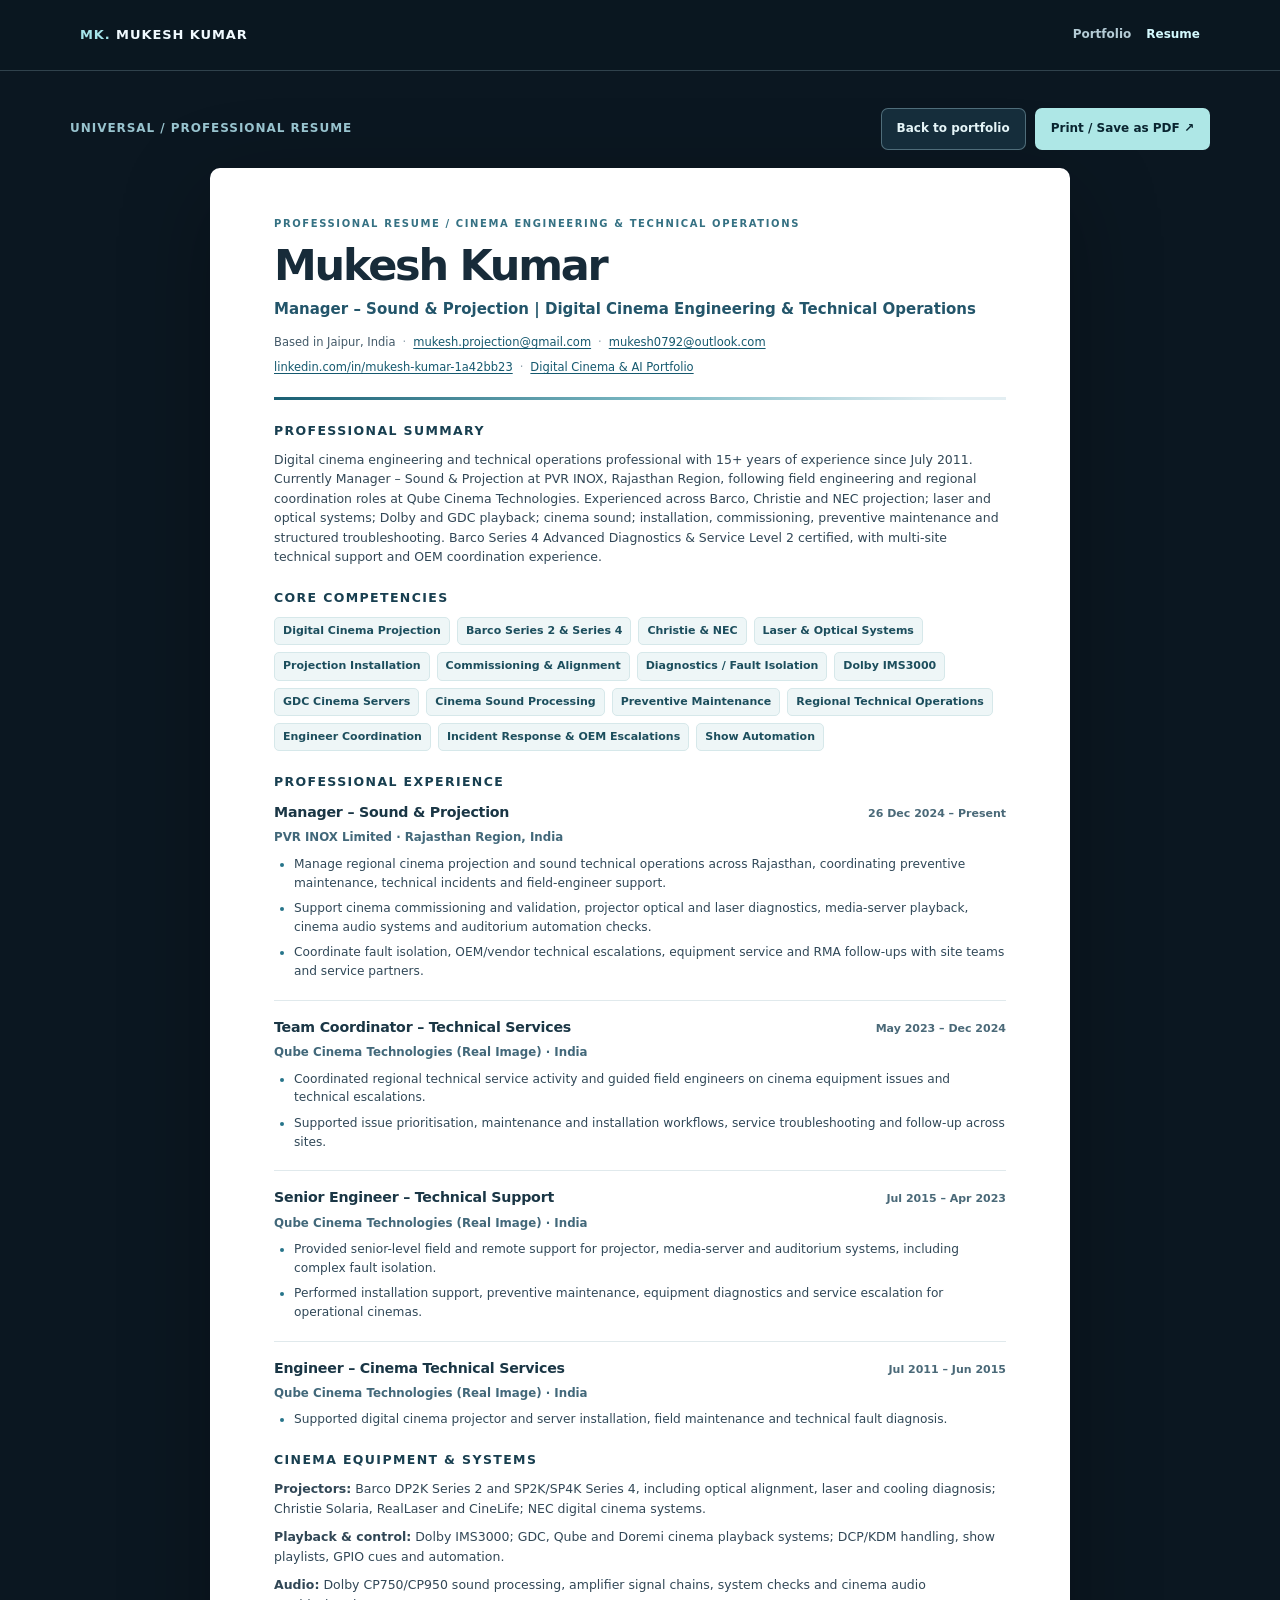
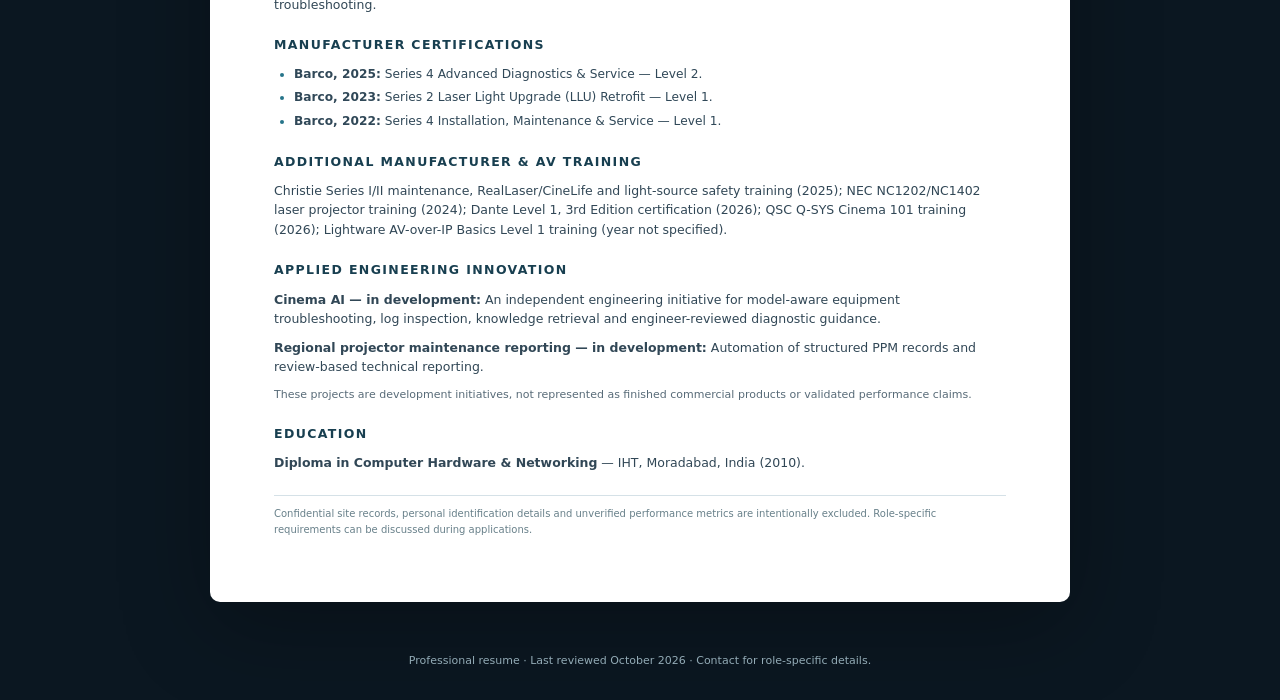
<file: resume-india.html>
<!doctype html>
<html lang="en">
<head>
  <meta charset="utf-8">
  <meta name="viewport" content="width=device-width,initial-scale=1">
  <meta http-equiv="refresh" content="0;url=./resume.html">
  <meta name="robots" content="noindex,follow">
  <meta name="referrer" content="strict-origin-when-cross-origin">
  <meta http-equiv="Content-Security-Policy" content="default-src 'none'; style-src 'self'; base-uri 'self'">
  <link rel="canonical" href="https://mukesh0792.github.io/-mukesh-av/resume.html">
  <title>Professional Resume | Mukesh Kumar</title>
</head>
<body>
  <main>
    <h1>Professional Resume</h1>
    <p>This resume has moved to a single universal version for domestic and international applications.</p>
    <p><a href="./resume.html">View Mukesh Kumar's Professional Resume</a></p>
  </main>
</body>
</html>
</file>
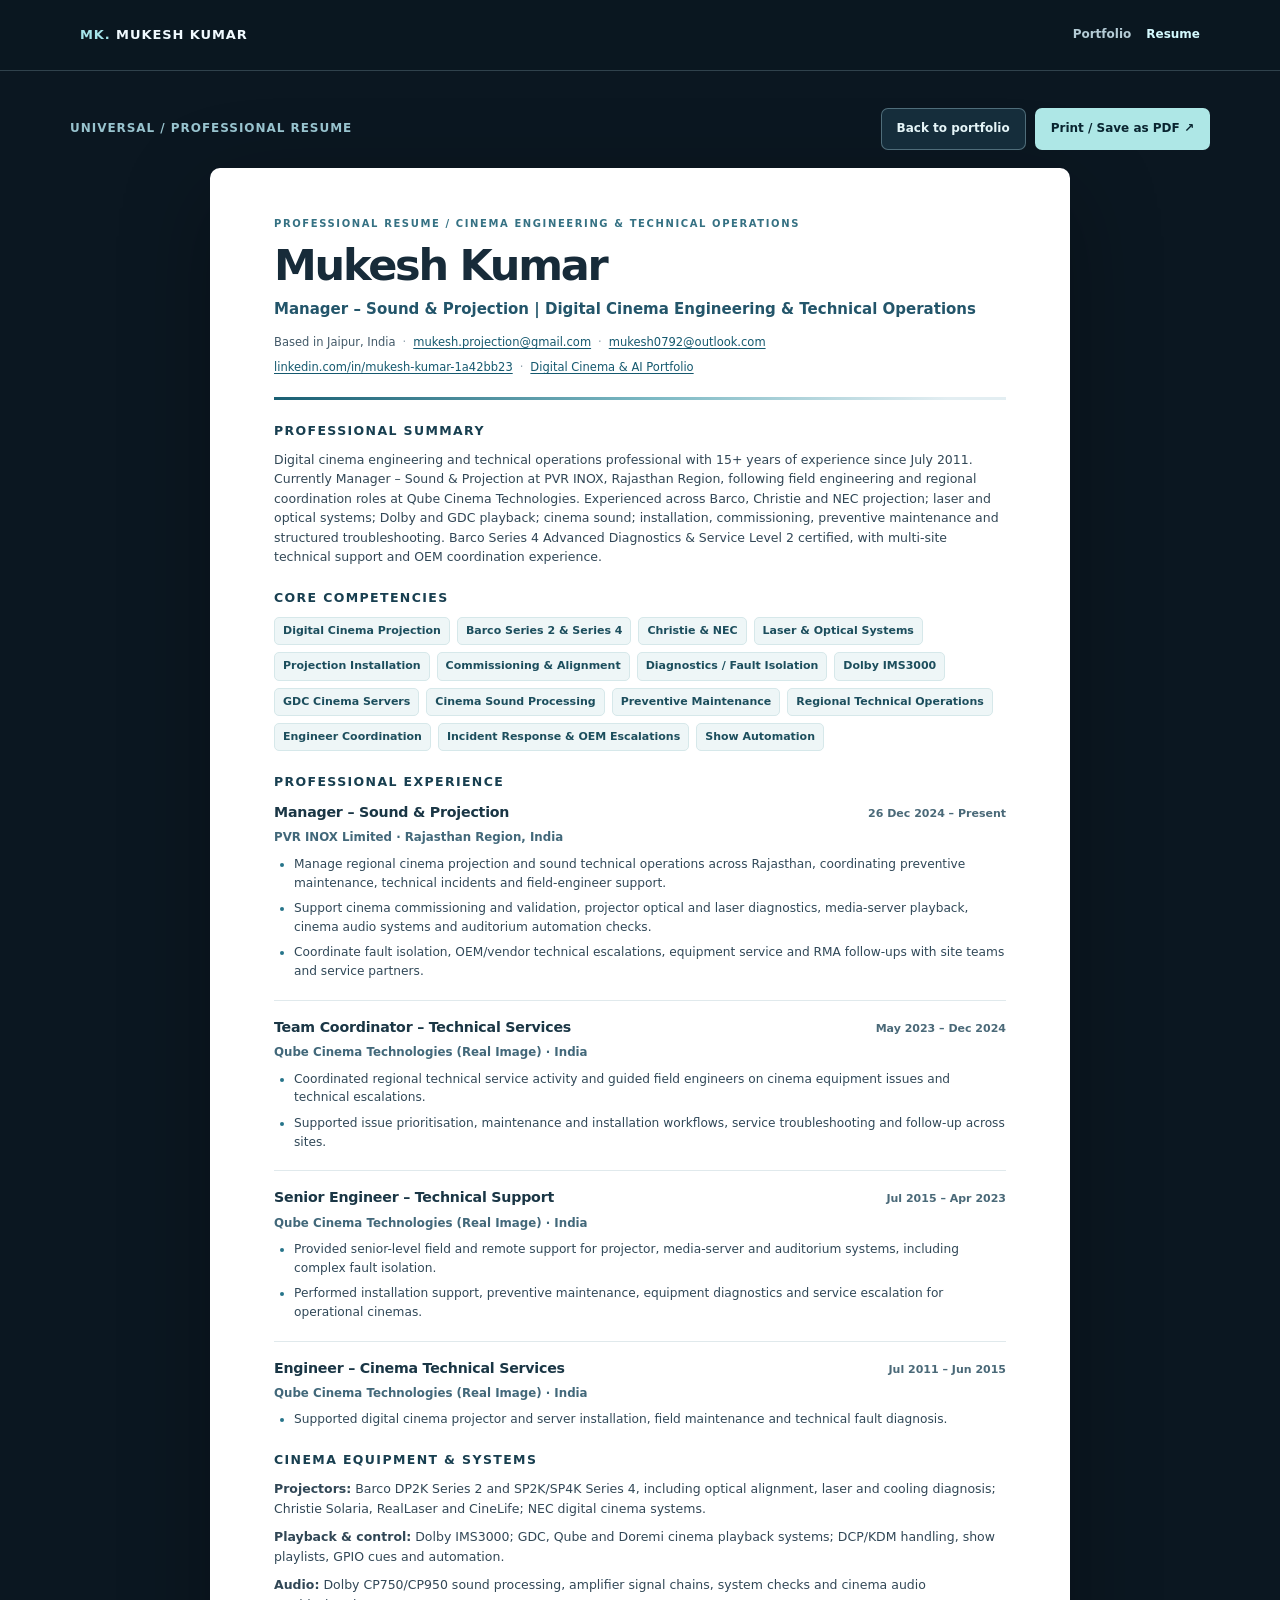
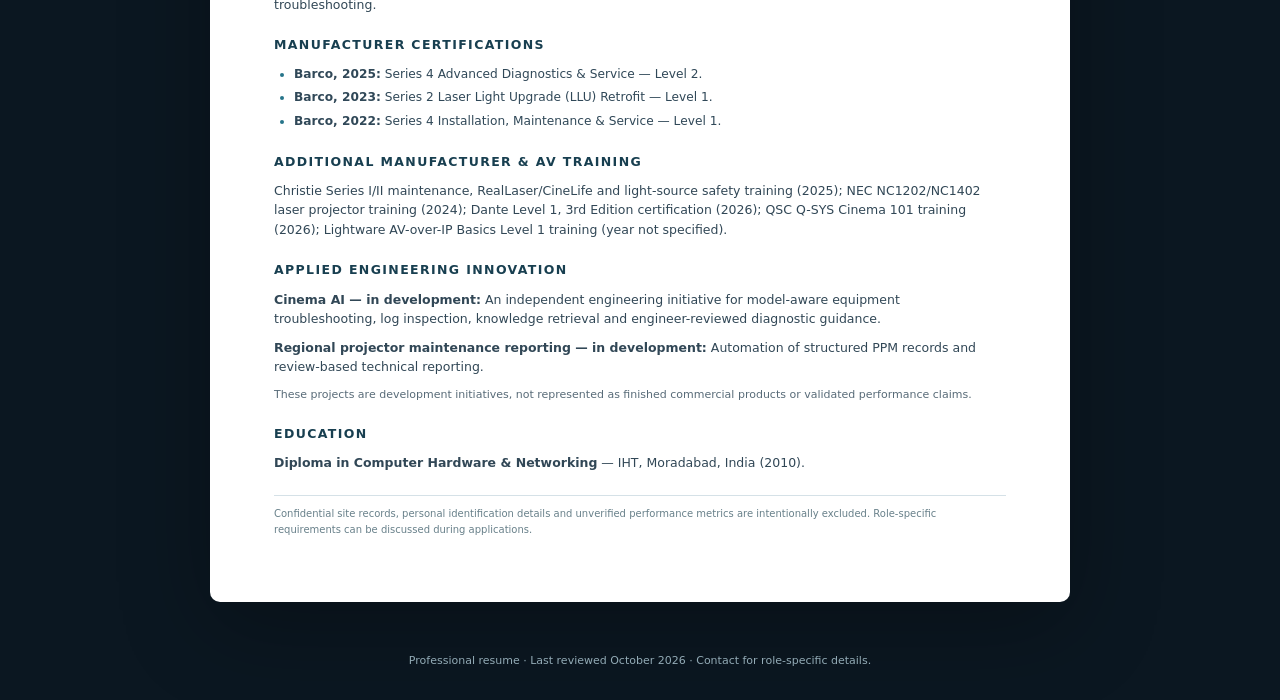
<file: resume.html>
<!doctype html>
<html lang="en">
<head>
 <meta charset="utf-8">
 <meta name="viewport" content="width=device-width,initial-scale=1">
 <meta http-equiv="Content-Security-Policy" content="default-src 'none'; style-src 'self'; script-src 'self'; img-src 'self' data:; font-src 'self'; connect-src 'none'; object-src 'none'; base-uri 'self'; form-action 'none'">
 <meta name="referrer" content="strict-origin-when-cross-origin">
 <meta name="theme-color" content="#0c1a26">
 <meta name="color-scheme" content="light dark">
 <meta name="description" content="Universal professional resume for Mukesh Kumar — Digital Cinema Engineering, Sound and Projection Management, regional operations and Barco Level 2 service.">
 <link rel="canonical" href="https://mukesh0792.github.io/-mukesh-av/resume.html">
 <link rel="icon" href="./favicon.svg" type="image/svg+xml">
 <link rel="stylesheet" href="./resume-v10.css?v=1">
 <script defer src="./resume-actions.js?v=1"></script>
 <title>Mukesh Kumar | Professional Resume — Digital Cinema Engineering &amp; Technical Operations</title>
</head>
<body>
<a class="skip" href="#resume-content">Skip to resume</a>
<header class="resume-sitebar"><div class="resume-sitebar-inner">
 <a class="resume-brand" href="./"><strong>MK.</strong> MUKESH KUMAR</a>
 <nav class="resume-site-nav" aria-label="Resume navigation">
  <a href="./">Portfolio</a><a href="./resume.html" aria-current="page">Resume</a>
 </nav>
</div></header>
<main class="resume-shell" id="resume-content">
 <div class="resume-toolbar">
  <p>UNIVERSAL / PROFESSIONAL RESUME</p>
  <div class="resume-toolbar-actions">
   <a class="resume-btn" href="./">Back to portfolio</a>
   <button class="resume-btn resume-btn-primary" type="button" data-print-resume>Print / Save as PDF ↗</button>
  </div>
 </div>
 <article class="resume-paper" aria-labelledby="resume-person">
  <header>
   <p class="resume-flag">Professional Resume / Cinema Engineering &amp; Technical Operations</p>
   <h1 class="resume-person" id="resume-person">Mukesh Kumar</h1>
   <p class="resume-role">Manager – Sound &amp; Projection | Digital Cinema Engineering &amp; Technical Operations</p>
   <p class="resume-contactline">Based in Jaipur, India<span class="sep">·</span><a href="mailto:mukesh.projection@gmail.com">mukesh.projection@gmail.com</a><span class="sep">·</span><a href="mailto:mukesh0792@outlook.com">mukesh0792@outlook.com</a></p>
   <p class="resume-contactline"><a href="https://www.linkedin.com/in/mukesh-kumar-1a42bb23">linkedin.com/in/mukesh-kumar-1a42bb23</a><span class="sep">·</span><a href="https://mukesh0792.github.io/-mukesh-av/">Digital Cinema &amp; AI Portfolio</a></p>
   <div class="resume-rule" aria-hidden="true"></div>
  </header>
  <section class="cv-section" aria-labelledby="int-summary">
   <h2 id="int-summary">Professional Summary</h2>
   <p>Digital cinema engineering and technical operations professional with 15+ years of experience since July 2011. Currently Manager – Sound &amp; Projection at PVR INOX, Rajasthan Region, following field engineering and regional coordination roles at Qube Cinema Technologies. Experienced across Barco, Christie and NEC projection; laser and optical systems; Dolby and GDC playback; cinema sound; installation, commissioning, preventive maintenance and structured troubleshooting. Barco Series 4 Advanced Diagnostics &amp; Service Level 2 certified, with multi-site technical support and OEM coordination experience.</p>
  </section>
  <section class="cv-section" aria-labelledby="int-skills">
   <h2 id="int-skills">Core Competencies</h2>
   <div class="cv-tags">
    <span>Digital Cinema Projection</span><span>Barco Series 2 &amp; Series 4</span><span>Christie &amp; NEC</span><span>Laser &amp; Optical Systems</span><span>Projection Installation</span><span>Commissioning &amp; Alignment</span><span>Diagnostics / Fault Isolation</span><span>Dolby IMS3000</span><span>GDC Cinema Servers</span><span>Cinema Sound Processing</span><span>Preventive Maintenance</span><span>Regional Technical Operations</span><span>Engineer Coordination</span><span>Incident Response &amp; OEM Escalations</span><span>Show Automation</span>
   </div>
  </section>
  <section class="cv-section" aria-labelledby="int-exp">
   <h2 id="int-exp">Professional Experience</h2>
   <div class="cv-job">
    <div class="cv-job-head"><h3>Manager – Sound &amp; Projection</h3><span class="cv-dates">26 Dec 2024 – Present</span></div>
    <p class="cv-employer">PVR INOX Limited · Rajasthan Region, India</p>
    <ul>
     <li>Manage regional cinema projection and sound technical operations across Rajasthan, coordinating preventive maintenance, technical incidents and field-engineer support.</li>
     <li>Support cinema commissioning and validation, projector optical and laser diagnostics, media-server playback, cinema audio systems and auditorium automation checks.</li>
     <li>Coordinate fault isolation, OEM/vendor technical escalations, equipment service and RMA follow-ups with site teams and service partners.</li>
    </ul>
   </div>
   <div class="cv-job">
    <div class="cv-job-head"><h3>Team Coordinator – Technical Services</h3><span class="cv-dates">May 2023 – Dec 2024</span></div>
    <p class="cv-employer">Qube Cinema Technologies (Real Image) · India</p>
    <ul>
     <li>Coordinated regional technical service activity and guided field engineers on cinema equipment issues and technical escalations.</li>
     <li>Supported issue prioritisation, maintenance and installation workflows, service troubleshooting and follow-up across sites.</li>
    </ul>
   </div>
   <div class="cv-job">
    <div class="cv-job-head"><h3>Senior Engineer – Technical Support</h3><span class="cv-dates">Jul 2015 – Apr 2023</span></div>
    <p class="cv-employer">Qube Cinema Technologies (Real Image) · India</p>
    <ul>
     <li>Provided senior-level field and remote support for projector, media-server and auditorium systems, including complex fault isolation.</li>
     <li>Performed installation support, preventive maintenance, equipment diagnostics and service escalation for operational cinemas.</li>
    </ul>
   </div>
   <div class="cv-job">
    <div class="cv-job-head"><h3>Engineer – Cinema Technical Services</h3><span class="cv-dates">Jul 2011 – Jun 2015</span></div>
    <p class="cv-employer">Qube Cinema Technologies (Real Image) · India</p>
    <ul><li>Supported digital cinema projector and server installation, field maintenance and technical fault diagnosis.</li></ul>
   </div>
  </section>
  <section class="cv-section" aria-labelledby="int-platforms">
   <h2 id="int-platforms">Cinema Equipment &amp; Systems</h2>
   <p><strong>Projectors:</strong> Barco DP2K Series 2 and SP2K/SP4K Series 4, including optical alignment, laser and cooling diagnosis; Christie Solaria, RealLaser and CineLife; NEC digital cinema systems.</p>
   <p><strong>Playback &amp; control:</strong> Dolby IMS3000; GDC, Qube and Doremi cinema playback systems; DCP/KDM handling, show playlists, GPIO cues and automation.</p>
   <p><strong>Audio:</strong> Dolby CP750/CP950 sound processing, amplifier signal chains, system checks and cinema audio troubleshooting.</p>
  </section>
  <section class="cv-section" aria-labelledby="int-certs">
   <h2 id="int-certs">Manufacturer Certifications</h2>
   <ul class="cv-cert-list">
    <li><strong>Barco, 2025:</strong> Series 4 Advanced Diagnostics &amp; Service — Level 2.</li>
    <li><strong>Barco, 2023:</strong> Series 2 Laser Light Upgrade (LLU) Retrofit — Level 1.</li>
    <li><strong>Barco, 2022:</strong> Series 4 Installation, Maintenance &amp; Service — Level 1.</li>
   </ul>
  </section>
  <section class="cv-section" aria-labelledby="int-training">
   <h2 id="int-training">Additional Manufacturer &amp; AV Training</h2>
   <p>Christie Series I/II maintenance, RealLaser/CineLife and light-source safety training (2025); NEC NC1202/NC1402 laser projector training (2024); Dante Level 1, 3rd Edition certification (2026); QSC Q-SYS Cinema 101 training (2026); Lightware AV-over-IP Basics Level 1 training (year not specified).</p>
  </section>
  <section class="cv-section" aria-labelledby="int-projects">
   <h2 id="int-projects">Applied Engineering Innovation</h2>
   <p><strong>Cinema AI — in development:</strong> An independent engineering initiative for model-aware equipment troubleshooting, log inspection, knowledge retrieval and engineer-reviewed diagnostic guidance.</p>
   <p><strong>Regional projector maintenance reporting — in development:</strong> Automation of structured PPM records and review-based technical reporting.</p>
   <p class="cv-small">These projects are development initiatives, not represented as finished commercial products or validated performance claims.</p>
  </section>
  <section class="cv-section" aria-labelledby="int-education">
   <h2 id="int-education">Education</h2>
   <p class="cv-education"><strong>Diploma in Computer Hardware &amp; Networking</strong> — IHT, Moradabad, India (2010).</p>
  </section>
  <p class="cv-footnote">Confidential site records, personal identification details and unverified performance metrics are intentionally excluded. Role-specific requirements can be discussed during applications.</p>
 </article>
</main>
<footer class="resume-footer">Professional resume · Last reviewed October 2026 · Contact for role-specific details.</footer>
</body></html>
</file>
<file: resume-v10.css>
/* V10 standalone resumes — modern screen presentation, single-column ATS-friendly print.
   No external fonts, trackers, icon libraries or embedded portraits. */
:root{--navy:#0c1a26;--navy2:#142839;--cyan:#9bd5dd;--ink:#172b39;--muted:#4d6271;--line:#d5e1e7;--paper:#fff;--soft:#f4f8fa;--accent:#146275}
*{box-sizing:border-box}
html{scroll-behavior:smooth}
body{margin:0;background:#0b1721;color:#e8f2f5;font:15px/1.65 system-ui,-apple-system,"Segoe UI",Arial,sans-serif;-webkit-font-smoothing:antialiased}
a{color:inherit}
button{font:inherit}
:focus-visible{outline:3px solid #88d7e2;outline-offset:4px}
.skip{position:absolute;left:10px;top:-70px;background:#d2f9f4;color:#08212a;padding:10px 13px;z-index:100}
.skip:focus{top:9px}
.resume-sitebar{background:rgba(11,23,33,.97);border-bottom:1px solid rgba(171,206,220,.23)}
.resume-sitebar-inner{width:min(calc(100% - 36px),1120px);margin:auto;min-height:70px;display:flex;align-items:center;justify-content:space-between;gap:15px}
.resume-brand{font-size:13px;text-decoration:none;font-weight:840;letter-spacing:.07em;color:#f1faff}
.resume-brand strong{color:#a6e5ea}
.resume-site-nav{display:flex;align-items:center;flex-wrap:wrap;gap:15px}
.resume-site-nav a{font-size:12px;text-decoration:none;color:#b4cbd5;font-weight:670}
.resume-site-nav a[aria-current="page"]{color:#d5fbff}
.resume-site-nav a:hover{color:#d5fbff}
.resume-shell{width:min(calc(100% - 32px),1140px);margin:37px auto 50px}
.resume-toolbar{display:flex;align-items:center;justify-content:space-between;flex-wrap:wrap;gap:12px;margin-bottom:18px}
.resume-toolbar p{margin:0;font-size:12px;letter-spacing:.08em;font-weight:750;color:#98c3ce}
.resume-toolbar-actions{display:flex;gap:9px;flex-wrap:wrap;align-items:center}
.resume-btn{display:inline-flex;align-items:center;justify-content:center;gap:8px;min-height:42px;padding:9px 15px;border-radius:7px;border:1px solid rgba(175,212,223,.38);background:#152d3b;color:#e5f5f8;font-size:12px;font-weight:780;text-decoration:none;cursor:pointer}
.resume-btn:hover{background:#204052}
.resume-btn-primary{background:#aee7e6;color:#092530;border-color:transparent}
.resume-btn-primary:hover{background:#d5f8f4}
.resume-paper{width:min(100%,860px);margin:auto;background:var(--paper);color:var(--ink);border-radius:10px;box-shadow:0 24px 90px rgba(0,0,0,.29);padding:48px clamp(25px,5vw,66px) 53px}
.resume-paper a{color:#15596f;text-decoration:underline;text-underline-offset:2px}
.resume-flag{font-size:10px;letter-spacing:.16em;color:#357183;font-weight:850;text-transform:uppercase;margin:0 0 9px}
.resume-person{font-size:clamp(29px,4vw,43px);letter-spacing:-.052em;line-height:1.08;font-weight:830;margin:0}
.resume-role{font-size:15px;color:#23556a;font-weight:750;margin:11px 0 13px;line-height:1.4}
.resume-contactline{font-size:11.5px;color:#425968;margin:0 0 7px;line-height:1.6;overflow-wrap:anywhere}
.resume-contactline span.sep{padding-inline:7px;color:#90a1ac}
.resume-note{font-size:10px;color:#5e7080;margin:8px 0 0}
.resume-rule{height:3px;background:linear-gradient(90deg,#195f73,#7cb9c4 52%,#e3eef2 92%);margin:20px 0 22px}
.cv-section{margin-top:23px}
.cv-section h2{margin:0 0 11px;color:#183f50;font-size:12.5px;letter-spacing:.11em;font-weight:850;text-transform:uppercase;line-height:1.3}
.cv-section p{margin:0 0 9px;color:#314756;font-size:12.5px;line-height:1.56}
.cv-section ul{margin:8px 0 0;padding-left:20px}
.cv-section li{font-size:12.2px;line-height:1.53;margin:0 0 7px;color:#304858}
.cv-section li::marker{color:#26748a}
.cv-tags{display:flex;gap:7px;flex-wrap:wrap}
.cv-tags span{background:#eef6f7;border:1px solid #d6e8ea;border-radius:5px;color:#1c4e5d;padding:4px 8px;font-size:11px;font-weight:660}
.cv-job{padding:0 0 12px;margin:0 0 15px;border-bottom:1px solid #e0e9ec;break-inside:avoid;page-break-inside:avoid}
.cv-job:last-child{border-bottom:0;padding-bottom:0;margin-bottom:0}
.cv-job-head{display:flex;justify-content:space-between;gap:15px;align-items:baseline}
.cv-job h3{font-size:14.2px;letter-spacing:-.015em;color:#1a3645;margin:0}
.cv-dates{font-size:11px;white-space:nowrap;color:#4a6978;font-weight:790}
.cv-employer{font-weight:730;font-size:11.8px!important;color:#42687a!important;margin:4px 0 5px!important}
.cv-job ul{margin-top:8px}
.cv-pair{display:grid;grid-template-columns:1fr 1fr;gap:13px}
.cv-pair p{font-size:12px}
.cv-cert-list{margin:0;padding-left:20px}
.cv-cert-list li{margin-bottom:5px}
.cv-subheading{font-weight:810;color:#234a5c!important}
.cv-project{margin-bottom:12px}
.cv-project strong{font-size:12.5px;color:#1e4557}
.cv-small{font-size:11px!important;color:#586b78!important}
.cv-education{font-size:12px}
.cv-footnote{margin-top:22px;border-top:1px solid var(--line);padding-top:10px;color:#68808a;font-size:10px}
.resume-picker{width:min(calc(100% - 36px),1100px);margin:0 auto 70px}
.picker-hero{padding:62px 0 44px;max-width:840px}
.picker-eyebrow{color:#9edbe4;text-transform:uppercase;letter-spacing:.17em;font-size:11px;font-weight:820;margin:0 0 17px}
.picker-hero h1{font-size:clamp(36px,5.3vw,66px);font-weight:820;line-height:1.11;letter-spacing:-.052em;margin:0 0 17px}
.picker-hero h1 em{font-style:normal;color:#b5eced}
.picker-hero>p:last-child{color:#b9cfd7;max-width:690px;font-size:16px;margin:0}
.picker-grid{display:grid;grid-template-columns:1fr 1fr;gap:17px}
.picker-card{border:1px solid rgba(170,211,223,.30);background:linear-gradient(150deg,#18313f,#112532);border-radius:12px;padding:30px;min-height:325px;display:flex;flex-direction:column;gap:14px}
.picker-card:nth-child(2){background:linear-gradient(150deg,#193244,#142b3c)}
.picker-label{color:#98dfe4;font-size:11px;letter-spacing:.14em;font-weight:820}
.picker-card h2{font-size:clamp(24px,3vw,35px);letter-spacing:-.03em;line-height:1.17;margin:0}
.picker-card p{font-size:14px;color:#b9d1d8;margin:0;line-height:1.68}
.picker-features{font-size:12px;color:#d5e8ed;line-height:1.8}
.picker-card .resume-btn{align-self:flex-start;margin-top:auto}
.picker-guide{margin-top:32px;border-top:1px solid rgba(170,211,223,.25);padding-top:24px;max-width:850px}
.picker-guide h2{font-size:18px;margin:0 0 9px}
.picker-guide p{font-size:13px;color:#acc7d2;margin:0 0 12px}
.picker-guide strong{color:#ddf4f7}
.resume-footer{text-align:center;color:#93abb6;font-size:11px;padding:0 16px 30px}
@media(max-width:700px){
 .resume-sitebar-inner{min-height:64px}
 .resume-brand{font-size:11px}
 .resume-site-nav{gap:9px}
 .resume-site-nav a{font-size:11px}
 .resume-shell{margin-top:18px;width:min(calc(100% - 18px),1140px)}
 .resume-toolbar{padding-inline:8px}
 .resume-paper{padding:28px 21px 32px;border-radius:8px}
 .resume-person{font-size:32px}
 .resume-role{font-size:13px}
 .cv-job-head{display:block}
 .cv-dates{display:block;margin-top:2px}
 .cv-section{margin-top:20px}
 .cv-pair{grid-template-columns:1fr;gap:4px}
 .picker-hero{padding:44px 0 32px}
 .picker-grid{grid-template-columns:1fr}
 .picker-card{min-height:290px;padding:24px}
}
@media(prefers-reduced-motion:reduce){html{scroll-behavior:auto}}
@media print{
 @page{size:A4;margin:13mm 13mm 14mm}
 html,body{background:#fff!important;color:#111!important}
 body{font:9.4pt/1.38 Arial,Helvetica,sans-serif!important;-webkit-print-color-adjust:exact;print-color-adjust:exact}
 .skip,.resume-sitebar,.resume-toolbar,.resume-footer,.picker-hero,.picker-grid,.picker-guide{display:none!important}
 .resume-shell{width:100%;max-width:none;margin:0}
 .resume-paper{width:100%;max-width:none;box-shadow:none;border-radius:0;padding:0;margin:0}
 .resume-person{font-size:23pt;color:#111}
 .resume-role{font-size:11.2pt;color:#253d49;margin:6pt 0}
 .resume-contactline{font-size:8.7pt;color:#333;margin-bottom:3pt}
 .resume-contactline a{color:#111!important;text-decoration:none}
 .resume-rule{background:#365c69!important;height:1.3pt;margin:10pt 0 12pt}
 .resume-flag{font-size:7.5pt;color:#444}
 .cv-section{margin-top:12.5pt}
 .cv-section h2{font-size:9.2pt;color:#1b3b48;margin-bottom:6pt;break-after:avoid;page-break-after:avoid}
 .cv-section p{font-size:9pt;line-height:1.38;margin-bottom:5pt;color:#222}
 .cv-section li{font-size:8.8pt;line-height:1.35;margin:0 0 4pt;color:#222}
 .cv-job{padding-bottom:7pt;margin-bottom:8pt}
 .cv-job h3{font-size:10pt;color:#111}
 .cv-dates{font-size:8.1pt}
 .cv-employer{font-size:8.6pt!important;color:#333!important}
 .cv-tags{gap:4pt}
 .cv-tags span{border:1px solid #ccc;background:#fff;padding:2pt 5pt;font-size:7.9pt;color:#222}
 .cv-pair{gap:10pt}
 .cv-small{font-size:8.5pt!important;color:#333!important}
 .cv-footnote{font-size:7.4pt;color:#555}
 .cv-section,.cv-project{break-inside:auto}
 .cv-job,.cv-project{break-inside:avoid;page-break-inside:avoid}
 .cv-section h2{orphans:3;widows:3}
 a[href]::after{content:none!important}
}
</file>
